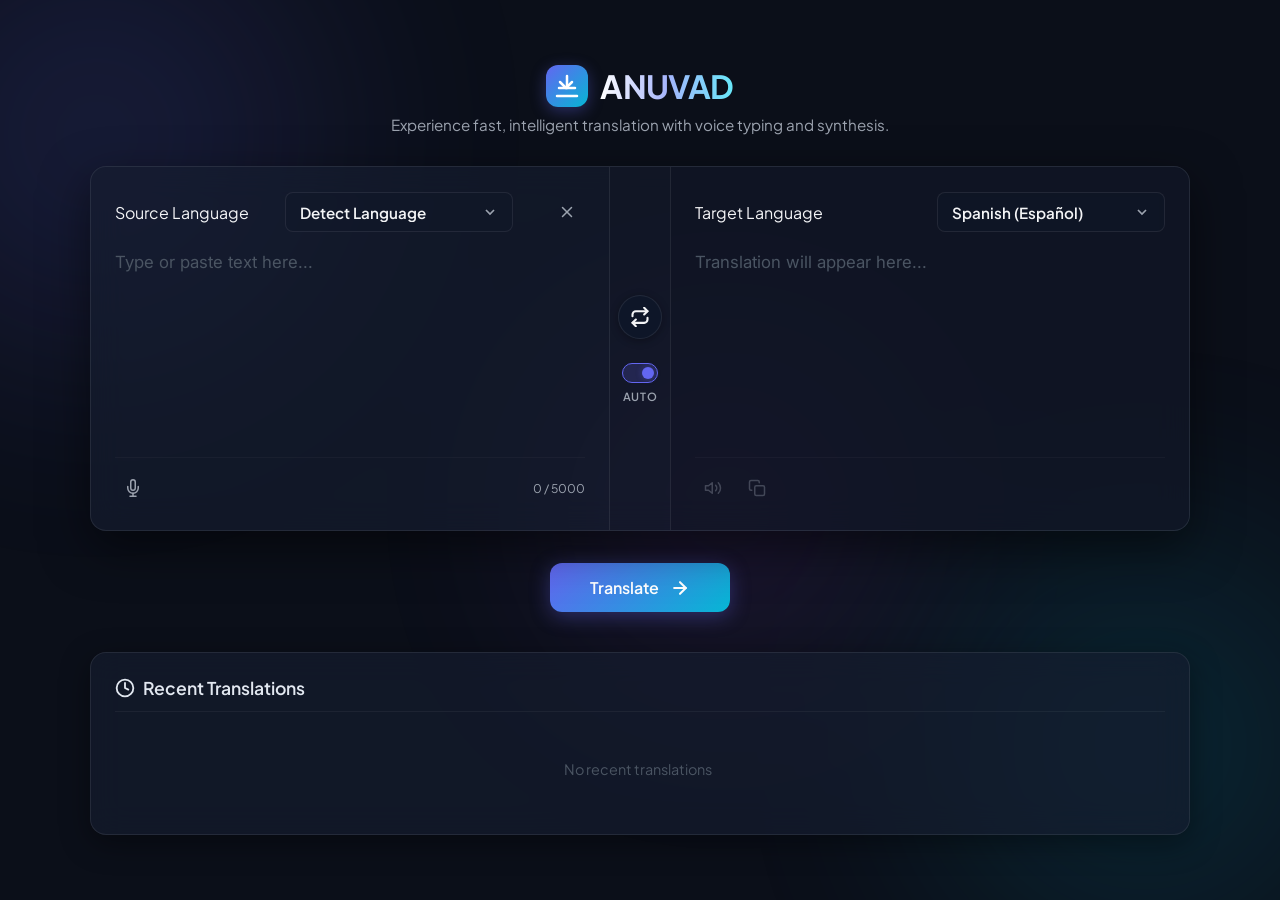
<file: codealpha_1ANUVAD(language)/index.html>
<!DOCTYPE html>
<html lang="en">
<head>
    <meta charset="UTF-8">
    <meta name="viewport" content="width=device-width, initial-scale=1.0">
    <title>Antigravity Translate - Premium Translation Tool</title>
    <!-- Google Fonts -->
    <link rel="preconnect" href="https://fonts.googleapis.com">
    <link rel="preconnect" href="https://fonts.gstatic.com" crossorigin>
    <link href="https://fonts.googleapis.com/css2?family=Plus+Jakarta+Sans:wght@400;500;600;700&family=Inter:wght@400;500&display=swap" rel="stylesheet">
    <link rel="stylesheet" href="style.css">
</head>
<body>
    <div class="background-decor">
        <div class="glow glow-1"></div>
        <div class="glow glow-2"></div>
        <div class="glow glow-3"></div>
    </div>

    <div class="app-container">
        <!-- Header -->
        <header class="app-header">
            <div class="logo-area">
                <div class="logo-icon">
                    <svg viewBox="0 0 24 24" width="24" height="24" stroke="currentColor" stroke-width="2.5" fill="none" stroke-linecap="round" stroke-linejoin="round">
                        <path d="M5 8l6 6 6-6" />
                        <path d="M4 14h16" />
                        <path d="M2 22h20" />
                        <path d="M12 2v12" />
                    </svg>
                </div>
                <h1>ANUVAD</h1>
            </div>
            <p class="subtitle">Experience fast, intelligent translation with voice typing and synthesis.</p>
        </header>

        <!-- Main Translator Area -->
        <main class="translator-card">
            <!-- Source Card -->
            <div class="editor-section source-section">
                <div class="section-header">
                    <label for="source-lang" class="sr-only">Source Language</label>
                    <div class="select-wrapper">
                        <select id="source-lang" aria-label="Select Source Language">
                            <option value="auto" selected>Detect Language</option>
                            <!-- Global Languages -->
                            <option value="en">English</option>
                            <option value="es">Spanish (Español)</option>
                            <option value="fr">French (Français)</option>
                            <option value="de">German (Deutsch)</option>
                            <option value="it">Italian (Italiano)</option>
                            <option value="pt">Portuguese (Português)</option>
                            <option value="ru">Russian (Русский)</option>
                            <option value="zh-CN">Chinese (中文 - 简体)</option>
                            <option value="ja">Japanese (日本語)</option>
                            <option value="ko">Korean (한국어)</option>
                            <option value="ar">Arabic (العربية)</option>
                            <option value="tr">Turkish (Türkçe)</option>
                            <option value="nl">Dutch (Nederlands)</option>
                            <option value="pl">Polish (Polski)</option>
                            <option value="vi">Vietnamese (Tiếng Việt)</option>
                            <!-- Indian Languages -->
                            <option value="as">Assamese (অসমীয়া)</option>
                            <option value="bn">Bengali (বাংলা)</option>
                            <option value="brx">Bodo (बर')</option>
                            <option value="doi">Dogri (डोगरी)</option>
                            <option value="gu">Gujarati (ગુજરાતી)</option>
                            <option value="hi">Hindi (हिन्दी)</option>
                            <option value="kn">Kannada (ಕನ್ನಡ)</option>
                            <option value="ks">Kashmiri (कॉशुर)</option>
                            <option value="kok">Konkani (कोंकणी)</option>
                            <option value="mai">Maithili (मैथिली)</option>
                            <option value="ml">Malayalam (മലയാളം)</option>
                            <option value="mni-Mtei">Manipuri (মৈতৈলোন্)</option>
                            <option value="mr">Marathi (मराठी)</option>
                            <option value="ne">Nepali (नेपाली)</option>
                            <option value="or">Odia (ଓଡ଼ିଆ)</option>
                            <option value="pa">Punjabi (ਪੰਜਾਬੀ)</option>
                            <option value="sa">Sanskrit (संस्कृतम्)</option>
                            <option value="sat">Santali (संताली)</option>
                            <option value="sd">Sindhi (सिंधी)</option>
                            <option value="ta">Tamil (தமிழ்)</option>
                            <option value="te">Telugu (తెలుగు)</option>
                            <option value="ur">Urdu (اُردُو)</option>
                        </select>
                        <span class="select-arrow">
                            <svg viewBox="0 0 24 24" width="16" height="16" stroke="currentColor" stroke-width="2.5" fill="none">
                                <polyline points="6 9 12 15 18 9"></polyline>
                            </svg>
                        </span>
                    </div>
                    
                    <button id="clear-btn" class="icon-btn tooltip" data-tooltip="Clear text" aria-label="Clear source text">
                        <svg viewBox="0 0 24 24" width="18" height="18" stroke="currentColor" stroke-width="2" fill="none" stroke-linecap="round" stroke-linejoin="round">
                            <line x1="18" y1="6" x2="6" y2="18"></line>
                            <line x1="6" y1="6" x2="18" y2="18"></line>
                        </svg>
                    </button>
                </div>

                <div class="textarea-container">
                    <textarea id="source-text" placeholder="Type or paste text here..." maxlength="5000" aria-label="Source text to translate"></textarea>
                    <div class="detected-badge" id="detected-badge" style="display: none;"></div>
                </div>

                <div class="section-footer">
                    <div class="footer-left">
                        <button id="voice-input-btn" class="icon-btn speech-btn tooltip" data-tooltip="Voice typing" aria-label="Start voice input">
                            <svg class="mic-icon" viewBox="0 0 24 24" width="18" height="18" stroke="currentColor" stroke-width="2" fill="none" stroke-linecap="round" stroke-linejoin="round">
                                <path d="M12 1a3 3 0 0 0-3 3v8a3 3 0 0 0 6 0V4a3 3 0 0 0-3-3z"></path>
                                <path d="M19 10v2a7 7 0 0 1-14 0v-2"></path>
                                <line x1="12" y1="19" x2="12" y2="23"></line>
                                <line x1="8" y1="23" x2="16" y2="23"></line>
                            </svg>
                            <span class="pulse-ring"></span>
                        </button>
                    </div>
                    <div class="char-counter"><span id="char-count">0</span> / 5000</div>
                </div>
            </div>

            <!-- Mid Controls -->
            <div class="middle-controls">
                <button id="swap-btn" class="swap-button tooltip" data-tooltip="Swap languages" aria-label="Swap source and target languages">
                    <svg viewBox="0 0 24 24" width="20" height="20" stroke="currentColor" stroke-width="2.5" fill="none" stroke-linecap="round" stroke-linejoin="round">
                        <polyline points="17 1 21 5 17 9"></polyline>
                        <path d="M3 11V9a4 4 0 0 1 4-4h14"></path>
                        <polyline points="7 23 3 19 7 15"></polyline>
                        <path d="M21 13v2a4 4 0 0 1-4 4H3"></path>
                    </svg>
                </button>
                
                <div class="auto-translate-toggle">
                    <label class="switch-container">
                        <input type="checkbox" id="auto-translate" checked>
                        <span class="slider"></span>
                    </label>
                    <span class="toggle-label">Auto</span>
                </div>
            </div>

            <!-- Target Card -->
            <div class="editor-section target-section">
                <div class="section-header">
                    <label for="target-lang" class="sr-only">Target Language</label>
                    <div class="select-wrapper">
                        <select id="target-lang" aria-label="Select Target Language">
                            <!-- Global Languages -->
                            <option value="en">English</option>
                            <option value="es" selected>Spanish (Español)</option>
                            <option value="fr">French (Français)</option>
                            <option value="de">German (Deutsch)</option>
                            <option value="it">Italian (Italiano)</option>
                            <option value="pt">Portuguese (Português)</option>
                            <option value="ru">Russian (Русский)</option>
                            <option value="zh-CN">Chinese (中文 - 简体)</option>
                            <option value="ja">Japanese (日本語)</option>
                            <option value="ko">Korean (한국어)</option>
                            <option value="ar">Arabic (العربية)</option>
                            <option value="tr">Turkish (Türkçe)</option>
                            <option value="nl">Dutch (Nederlands)</option>
                            <option value="pl">Polish (Polski)</option>
                            <option value="vi">Vietnamese (Tiếng Việt)</option>
                            <!-- Indian Languages -->
                            <option value="as">Assamese (অসমীয়া)</option>
                            <option value="bn">Bengali (বাংলা)</option>
                            <option value="brx">Bodo (बर')</option>
                            <option value="doi">Dogri (डोगरी)</option>
                            <option value="gu">Gujarati (ગુજરાતી)</option>
                            <option value="hi">Hindi (हिन्दी)</option>
                            <option value="kn">Kannada (ಕನ್ನಡ)</option>
                            <option value="ks">Kashmiri (कॉशुर)</option>
                            <option value="kok">Konkani (कोंकणी)</option>
                            <option value="mai">Maithili (मैथिली)</option>
                            <option value="ml">Malayalam (മലയാളം)</option>
                            <option value="mni-Mtei">Manipuri (মৈতৈলোন্)</option>
                            <option value="mr">Marathi (मराठी)</option>
                            <option value="ne">Nepali (नेपाली)</option>
                            <option value="or">Odia (ଓଡ଼ିଆ)</option>
                            <option value="pa">Punjabi (ਪੰਜਾਬੀ)</option>
                            <option value="sa">Sanskrit (संस्कृतम्)</option>
                            <option value="sat">Santali (संताली)</option>
                            <option value="sd">Sindhi (सिंधी)</option>
                            <option value="ta">Tamil (தமிழ்)</option>
                            <option value="te">Telugu (తెలుగు)</option>
                            <option value="ur">Urdu (اُردُو)</option>
                        </select>
                        <span class="select-arrow">
                            <svg viewBox="0 0 24 24" width="16" height="16" stroke="currentColor" stroke-width="2.5" fill="none">
                                <polyline points="6 9 12 15 18 9"></polyline>
                            </svg>
                        </span>
                    </div>
                </div>

                <div class="textarea-container">
                    <div class="translation-loader" id="loader">
                        <div class="spinner"></div>
                    </div>
                    <div id="target-text" class="target-display placeholder-text" tabindex="0" aria-label="Translated output">Translation will appear here...</div>
                </div>

                <div class="section-footer">
                    <div class="footer-left">
                        <button id="tts-btn" class="icon-btn tooltip" data-tooltip="Listen" aria-label="Listen to translation" disabled>
                            <svg viewBox="0 0 24 24" width="18" height="18" stroke="currentColor" stroke-width="2" fill="none" stroke-linecap="round" stroke-linejoin="round">
                                <polygon points="11 5 6 9 2 9 2 15 6 15 11 19 11 5"></polygon>
                                <path d="M19.07 4.93a10 10 0 0 1 0 14.14M15.54 8.46a5 5 0 0 1 0 7.07"></path>
                            </svg>
                        </button>
                        <button id="copy-btn" class="icon-btn tooltip" data-tooltip="Copy" aria-label="Copy translated text" disabled>
                            <svg viewBox="0 0 24 24" width="18" height="18" stroke="currentColor" stroke-width="2" fill="none" stroke-linecap="round" stroke-linejoin="round">
                                <rect x="9" y="9" width="13" height="13" rx="2" ry="2"></rect>
                                <path d="M5 15H4a2 2 0 0 1-2-2V4a2 2 0 0 1 2-2h9a2 2 0 0 1 2 2v1"></path>
                            </svg>
                        </button>
                    </div>
                </div>
            </div>
        </main>

        <!-- Manual Translate Button (Sticky / Bottom Panel) -->
        <div class="action-panel">
            <button id="translate-btn" class="primary-btn">
                <span>Translate</span>
                <svg viewBox="0 0 24 24" width="20" height="20" stroke="currentColor" stroke-width="2.5" fill="none" stroke-linecap="round" stroke-linejoin="round">
                    <line x1="5" y1="12" x2="19" y2="12"></line>
                    <polyline points="12 5 19 12 12 19"></polyline>
                </svg>
            </button>
        </div>

        <!-- History Panel -->
        <section class="history-section card-glass">
            <div class="history-header">
                <h2>
                    <svg viewBox="0 0 24 24" width="20" height="20" stroke="currentColor" stroke-width="2.2" fill="none" stroke-linecap="round" stroke-linejoin="round">
                        <circle cx="12" cy="12" r="10"></circle>
                        <polyline points="12 6 12 12 16 14"></polyline>
                    </svg>
                    Recent Translations
                </h2>
                <button id="clear-history-btn" class="text-btn" aria-label="Clear all translation history">Clear All</button>
            </div>
            <div class="history-list-wrapper">
                <ul id="history-list" class="history-list">
                    <!-- History items will be inserted here dynamically -->
                    <li class="history-empty">No recent translations</li>
                </ul>
            </div>
        </section>
    </div>

    <!-- Toast Notification -->
    <div id="toast" class="toast" role="alert" aria-live="assertive" aria-atomic="true">
        <span class="toast-icon" id="toast-icon"></span>
        <span id="toast-message" class="toast-message"></span>
    </div>

    <script src="app.js"></script>
</body>
</html>
</file>
<file: codealpha_1ANUVAD(language)/style.css>
:root {
    --bg-primary: #0b0f19;
    --bg-secondary: #131b2e;
    --card-bg: rgba(22, 30, 49, 0.65);
    --border-color: rgba(255, 255, 255, 0.08);
    --border-hover: rgba(255, 255, 255, 0.15);
    
    --text-main: #f3f4f6;
    --text-muted: #9ca3af;
    --text-placeholder: #4b5563;
    
    --primary-color: #6366f1;
    --primary-hover: #4f46e5;
    --primary-glow: rgba(99, 102, 241, 0.35);
    
    --secondary-color: #06b6d4;
    --secondary-hover: #0891b2;
    --secondary-glow: rgba(6, 182, 212, 0.35);
    
    --accent-red: #ef4444;
    
    --font-ui: 'Plus Jakarta Sans', system-ui, -apple-system, sans-serif;
    --font-text: 'Inter', system-ui, -apple-system, sans-serif;
    
    --shadow-sm: 0 2px 8px rgba(0, 0, 0, 0.3);
    --shadow-md: 0 8px 30px rgba(0, 0, 0, 0.4);
    --shadow-lg: 0 16px 48px rgba(0, 0, 0, 0.5);
    
    --border-radius-lg: 16px;
    --border-radius-md: 12px;
    --border-radius-sm: 8px;
    --transition-fast: 0.15s ease;
    --transition-normal: 0.25s cubic-bezier(0.4, 0, 0.2, 1);
}

/* Base Styles */
* {
    box-sizing: border-box;
    margin: 0;
    padding: 0;
}

body {
    background-color: var(--bg-primary);
    color: var(--text-main);
    font-family: var(--font-ui);
    min-height: 100vh;
    display: flex;
    justify-content: center;
    align-items: center;
    overflow-x: hidden;
    padding: 2rem 1rem;
    position: relative;
}

/* Background Decorative Elements */
.background-decor {
    position: fixed;
    top: 0;
    left: 0;
    width: 100%;
    height: 100%;
    z-index: -1;
    overflow: hidden;
    pointer-events: none;
}

.glow {
    position: absolute;
    border-radius: 50%;
    filter: blur(120px);
    opacity: 0.15;
    animation: floatGlow 15s infinite alternate ease-in-out;
}

.glow-1 {
    width: 450px;
    height: 450px;
    background: var(--primary-color);
    top: -10%;
    left: -10%;
}

.glow-2 {
    width: 400px;
    height: 400px;
    background: var(--secondary-color);
    bottom: -5%;
    right: -5%;
    animation-delay: -5s;
}

.glow-3 {
    width: 300px;
    height: 300px;
    background: #a855f7;
    top: 40%;
    left: 45%;
    animation-delay: -10s;
}

@keyframes floatGlow {
    0% {
        transform: translate(0, 0) scale(1);
    }
    100% {
        transform: translate(50px, 50px) scale(1.1);
    }
}

/* Main Container */
.app-container {
    width: 100%;
    max-width: 1100px;
    z-index: 1;
    display: flex;
    flex-direction: column;
    gap: 1.5rem;
}

/* Header */
.app-header {
    text-align: center;
    margin-bottom: 0.5rem;
}

.logo-area {
    display: inline-flex;
    align-items: center;
    gap: 0.75rem;
    margin-bottom: 0.5rem;
}

.logo-icon {
    background: linear-gradient(135deg, var(--primary-color), var(--secondary-color));
    color: #fff;
    width: 42px;
    height: 42px;
    border-radius: var(--border-radius-md);
    display: flex;
    align-items: center;
    justify-content: center;
    box-shadow: 0 4px 15px var(--primary-glow);
}

.app-header h1 {
    font-size: 2rem;
    font-weight: 700;
    letter-spacing: -0.025em;
    background: linear-gradient(to right, #ffffff, #a5b4fc, #67e8f9);
    -webkit-background-clip: text;
    -webkit-text-fill-color: transparent;
}

.subtitle {
    font-size: 0.95rem;
    color: var(--text-muted);
    font-weight: 400;
}

/* Card layout */
.translator-card {
    background: var(--card-bg);
    border: 1px solid var(--border-color);
    border-radius: var(--border-radius-lg);
    box-shadow: var(--shadow-lg);
    backdrop-filter: blur(16px);
    -webkit-backdrop-filter: blur(16px);
    display: grid;
    grid-template-columns: 1fr 60px 1fr;
    overflow: hidden;
    position: relative;
}

.editor-section {
    padding: 1.5rem;
    display: flex;
    flex-direction: column;
    min-height: 320px;
}

.source-section {
    border-right: 1px solid var(--border-color);
}

.target-section {
    border-left: 1px solid var(--border-color);
    background: rgba(10, 15, 26, 0.25);
}

/* Section Header (Controls) */
.section-header {
    display: flex;
    align-items: center;
    justify-content: space-between;
    margin-bottom: 1rem;
    height: 42px;
}

/* Select wrapper styling */
.select-wrapper {
    position: relative;
    display: flex;
    align-items: center;
    background: rgba(15, 23, 42, 0.4);
    border: 1px solid var(--border-color);
    border-radius: var(--border-radius-sm);
    padding: 0 2.25rem 0 0.85rem;
    height: 40px;
    transition: all var(--transition-fast);
}

.select-wrapper:hover, .select-wrapper:focus-within {
    border-color: var(--border-hover);
    background: rgba(15, 23, 42, 0.6);
}

.select-wrapper select {
    appearance: none;
    -webkit-appearance: none;
    background: transparent;
    border: none;
    color: var(--text-main);
    font-family: var(--font-ui);
    font-size: 0.95rem;
    font-weight: 600;
    cursor: pointer;
    width: 100%;
    outline: none;
}

.select-wrapper select option {
    background-color: var(--bg-secondary);
    color: var(--text-main);
}

.select-arrow {
    position: absolute;
    right: 0.85rem;
    color: var(--text-muted);
    pointer-events: none;
    display: flex;
    align-items: center;
}

/* Middle controller (Swap and Auto toggle) */
.middle-controls {
    display: flex;
    flex-direction: column;
    align-items: center;
    justify-content: center;
    gap: 1.5rem;
    padding: 1rem 0;
    background: rgba(10, 15, 26, 0.1);
    z-index: 2;
}

.swap-button {
    background: rgba(15, 23, 42, 0.65);
    border: 1px solid var(--border-color);
    color: var(--text-main);
    width: 44px;
    height: 44px;
    border-radius: 50%;
    display: flex;
    align-items: center;
    justify-content: center;
    cursor: pointer;
    transition: all var(--transition-normal);
    box-shadow: var(--shadow-sm);
}

.swap-button:hover {
    border-color: var(--primary-color);
    color: var(--primary-color);
    background: rgba(99, 102, 241, 0.15);
    transform: rotate(180deg);
}

.swap-button:active {
    transform: rotate(180deg) scale(0.92);
}

/* Text Inputs */
.textarea-container {
    position: relative;
    flex-grow: 1;
    display: flex;
    flex-direction: column;
    margin-bottom: 0.5rem;
}

.textarea-container textarea {
    width: 100%;
    height: 100%;
    min-height: 200px;
    background: transparent;
    border: none;
    outline: none;
    color: var(--text-main);
    font-family: var(--font-text);
    font-size: 1.05rem;
    line-height: 1.6;
    resize: none;
}

.textarea-container textarea::placeholder {
    color: var(--text-placeholder);
}

/* Target Display Area */
.target-display {
    width: 100%;
    height: 100%;
    min-height: 200px;
    font-family: var(--font-text);
    font-size: 1.05rem;
    line-height: 1.6;
    color: var(--text-main);
    overflow-y: auto;
    white-space: pre-wrap;
    word-break: break-word;
    outline: none;
}

.target-display.placeholder-text {
    color: var(--text-placeholder);
    user-select: none;
}

/* Detected Badge */
.detected-badge {
    position: absolute;
    bottom: 0;
    left: 0;
    background: rgba(99, 102, 241, 0.15);
    color: #a5b4fc;
    border: 1px solid rgba(99, 102, 241, 0.25);
    padding: 0.25rem 0.5rem;
    border-radius: 4px;
    font-size: 0.75rem;
    font-weight: 500;
    pointer-events: none;
}

/* Section Footer */
.section-footer {
    display: flex;
    align-items: center;
    justify-content: space-between;
    margin-top: auto;
    padding-top: 0.75rem;
    border-top: 1px solid rgba(255, 255, 255, 0.03);
}

.footer-left {
    display: flex;
    gap: 0.5rem;
}

.char-counter {
    font-size: 0.75rem;
    color: var(--text-muted);
}

/* Icons and Buttons */
.icon-btn {
    background: transparent;
    border: none;
    color: var(--text-muted);
    width: 36px;
    height: 36px;
    border-radius: var(--border-radius-sm);
    display: flex;
    align-items: center;
    justify-content: center;
    cursor: pointer;
    transition: all var(--transition-fast);
    position: relative;
}

.icon-btn:hover:not(:disabled) {
    color: var(--text-main);
    background: rgba(255, 255, 255, 0.05);
}

.icon-btn:active:not(:disabled) {
    transform: scale(0.95);
}

.icon-btn:disabled {
    opacity: 0.35;
    cursor: not-allowed;
}

/* Speech Mic Button Special Glowing Pulse */
.speech-btn.active {
    background: rgba(239, 68, 68, 0.15) !important;
    color: var(--accent-red) !important;
}

.speech-btn .pulse-ring {
    display: none;
    position: absolute;
    width: 100%;
    height: 100%;
    border-radius: var(--border-radius-sm);
    border: 2px solid var(--accent-red);
    animation: micPulse 1.5s infinite;
}

.speech-btn.active .pulse-ring {
    display: block;
}

@keyframes micPulse {
    0% {
        transform: scale(1);
        opacity: 0.8;
    }
    100% {
        transform: scale(1.4);
        opacity: 0;
    }
}

/* Auto Translate Switch Toggle */
.auto-translate-toggle {
    display: flex;
    flex-direction: column;
    align-items: center;
    gap: 0.35rem;
}

.toggle-label {
    font-size: 0.7rem;
    font-weight: 600;
    color: var(--text-muted);
    text-transform: uppercase;
    letter-spacing: 0.05em;
}

.switch-container {
    position: relative;
    display: inline-block;
    width: 36px;
    height: 20px;
}

.switch-container input {
    opacity: 0;
    width: 0;
    height: 0;
}

.slider {
    position: absolute;
    cursor: pointer;
    top: 0;
    left: 0;
    right: 0;
    bottom: 0;
    background-color: rgba(255, 255, 255, 0.1);
    border: 1px solid var(--border-color);
    transition: .3s;
    border-radius: 20px;
}

.slider:before {
    position: absolute;
    content: "";
    height: 12px;
    width: 12px;
    left: 3px;
    bottom: 3px;
    background-color: var(--text-muted);
    transition: .3s;
    border-radius: 50%;
}

.switch-container input:checked + .slider {
    background-color: rgba(99, 102, 241, 0.2);
    border-color: var(--primary-color);
}

.switch-container input:checked + .slider:before {
    transform: translateX(16px);
    background-color: var(--primary-color);
    box-shadow: 0 0 6px var(--primary-glow);
}

/* Loader Shimmer & Spinner */
.translation-loader {
    position: absolute;
    top: 0;
    left: 0;
    width: 100%;
    height: 100%;
    background: rgba(11, 15, 25, 0.4);
    backdrop-filter: blur(4px);
    display: none;
    align-items: center;
    justify-content: center;
    border-radius: var(--border-radius-sm);
    z-index: 5;
}

.spinner {
    width: 32px;
    height: 32px;
    border: 3px solid rgba(6, 182, 212, 0.15);
    border-top: 3px solid var(--secondary-color);
    border-radius: 50%;
    animation: spin 0.8s linear infinite;
    box-shadow: 0 0 10px rgba(6, 182, 212, 0.2);
}

@keyframes spin {
    0% { transform: rotate(0deg); }
    100% { transform: rotate(360deg); }
}

/* Sticky / Bottom Manual Translate Button Panel */
.action-panel {
    display: flex;
    justify-content: center;
    margin-top: 0.5rem;
}

.primary-btn {
    background: linear-gradient(135deg, var(--primary-color), var(--secondary-color));
    color: #fff;
    border: none;
    border-radius: var(--border-radius-md);
    padding: 0.85rem 2.5rem;
    font-family: var(--font-ui);
    font-size: 1rem;
    font-weight: 600;
    cursor: pointer;
    display: inline-flex;
    align-items: center;
    gap: 0.65rem;
    box-shadow: 0 4px 20px var(--primary-glow);
    transition: all var(--transition-normal);
}

.primary-btn:hover {
    transform: translateY(-2px);
    box-shadow: 0 6px 24px var(--primary-glow), 0 0 15px rgba(6, 182, 212, 0.4);
}

.primary-btn:active {
    transform: translateY(0);
}

.primary-btn svg {
    transition: transform var(--transition-fast);
}

.primary-btn:hover svg {
    transform: translateX(3px);
}

/* History Card */
.history-section {
    margin-top: 1rem;
    padding: 1.5rem;
}

.card-glass {
    background: var(--card-bg);
    border: 1px solid var(--border-color);
    border-radius: var(--border-radius-lg);
    box-shadow: var(--shadow-md);
    backdrop-filter: blur(16px);
    -webkit-backdrop-filter: blur(16px);
}

.history-header {
    display: flex;
    align-items: center;
    justify-content: space-between;
    margin-bottom: 1rem;
    border-bottom: 1px solid rgba(255, 255, 255, 0.05);
    padding-bottom: 0.75rem;
}

.history-header h2 {
    font-size: 1.1rem;
    font-weight: 600;
    display: flex;
    align-items: center;
    gap: 0.5rem;
    color: #e2e8f0;
}

.text-btn {
    background: transparent;
    border: none;
    color: var(--text-muted);
    font-family: var(--font-ui);
    font-size: 0.85rem;
    font-weight: 500;
    cursor: pointer;
    transition: color var(--transition-fast);
}

.text-btn:hover {
    color: var(--accent-red);
}

.history-list-wrapper {
    max-height: 250px;
    overflow-y: auto;
    padding-right: 0.25rem;
}

.history-list {
    list-style: none;
    display: flex;
    flex-direction: column;
    gap: 0.75rem;
}

.history-item {
    background: rgba(15, 23, 42, 0.3);
    border: 1px solid var(--border-color);
    border-radius: var(--border-radius-md);
    padding: 1rem;
    display: grid;
    grid-template-columns: 1fr auto 1fr auto;
    align-items: center;
    gap: 1.5rem;
    cursor: pointer;
    transition: all var(--transition-fast);
}

.history-item:hover {
    border-color: var(--border-hover);
    background: rgba(15, 23, 42, 0.55);
    transform: translateY(-1px);
}

.history-text {
    font-family: var(--font-text);
    font-size: 0.9rem;
    white-space: nowrap;
    overflow: hidden;
    text-overflow: ellipsis;
}

.history-source {
    color: var(--text-main);
}

.history-target {
    color: #a5b4fc;
}

.history-arrow {
    color: var(--text-muted);
    display: flex;
    align-items: center;
}

.history-lang-badge {
    background: rgba(255, 255, 255, 0.05);
    border: 1px solid var(--border-color);
    color: var(--text-muted);
    font-size: 0.7rem;
    padding: 0.15rem 0.4rem;
    border-radius: 4px;
    text-transform: uppercase;
    font-weight: 700;
    letter-spacing: 0.05em;
    margin-right: 0.4rem;
}

.history-delete-btn {
    background: transparent;
    border: none;
    color: var(--text-muted);
    width: 28px;
    height: 28px;
    border-radius: var(--border-radius-sm);
    display: flex;
    align-items: center;
    justify-content: center;
    cursor: pointer;
    transition: all var(--transition-fast);
}

.history-delete-btn:hover {
    color: var(--accent-red);
    background: rgba(239, 68, 68, 0.1);
}

.history-empty {
    text-align: center;
    padding: 2rem 0;
    color: var(--text-placeholder);
    font-size: 0.9rem;
}

/* Custom Scrollbar */
::-webkit-scrollbar {
    width: 6px;
    height: 6px;
}

::-webkit-scrollbar-track {
    background: transparent;
}

::-webkit-scrollbar-thumb {
    background: rgba(255, 255, 255, 0.1);
    border-radius: 10px;
}

::-webkit-scrollbar-thumb:hover {
    background: rgba(255, 255, 255, 0.2);
}

/* Toast Messages */
.toast {
    position: fixed;
    bottom: 2rem;
    left: 50%;
    transform: translate(-50%, 40px);
    background: rgba(20, 27, 46, 0.95);
    border: 1px solid var(--border-hover);
    box-shadow: var(--shadow-lg);
    border-radius: var(--border-radius-md);
    padding: 0.75rem 1.5rem;
    display: flex;
    align-items: center;
    gap: 0.5rem;
    z-index: 100;
    opacity: 0;
    pointer-events: none;
    transition: all 0.3s cubic-bezier(0.175, 0.885, 0.32, 1.15);
    backdrop-filter: blur(10px);
}

.toast.show {
    opacity: 1;
    transform: translate(-50%, 0);
    pointer-events: auto;
}

.toast-message {
    font-size: 0.9rem;
    font-weight: 500;
}

.toast-icon {
    display: flex;
    align-items: center;
    color: var(--secondary-color);
}

/* Tooltips */
.tooltip {
    position: relative;
}

.tooltip::after {
    content: attr(data-tooltip);
    position: absolute;
    bottom: 110%;
    left: 50%;
    transform: translateX(-50%) translateY(4px);
    background: rgba(15, 23, 42, 0.95);
    border: 1px solid rgba(255, 255, 255, 0.08);
    color: var(--text-main);
    padding: 0.35rem 0.65rem;
    font-size: 0.75rem;
    font-weight: 500;
    border-radius: 4px;
    white-space: nowrap;
    opacity: 0;
    pointer-events: none;
    transition: all var(--transition-fast);
    box-shadow: var(--shadow-sm);
    z-index: 10;
}

.tooltip:hover::after {
    opacity: 1;
    transform: translateX(-50%) translateY(0);
}

/* Responsive Layout styling */
@media (max-width: 850px) {
    body {
        padding: 1rem 0.5rem;
    }
    
    .translator-card {
        grid-template-columns: 1fr;
    }
    
    .source-section {
        border-right: none;
        border-bottom: 1px solid var(--border-color);
    }
    
    .target-section {
        border-left: none;
        border-top: 1px solid var(--border-color);
    }
    
    .middle-controls {
        flex-direction: row;
        justify-content: space-between;
        padding: 0.75rem 1.5rem;
        background: rgba(10, 15, 26, 0.3);
    }
    
    .swap-button {
        width: 38px;
        height: 38px;
    }
    
    .swap-button:hover {
        transform: rotate(180deg);
    }
    
    .auto-translate-toggle {
        flex-direction: row;
        gap: 0.5rem;
    }
    
    .history-item {
        grid-template-columns: 1fr;
        gap: 0.5rem;
    }
    
    .history-delete-btn {
        grid-row: 1;
        grid-column: 1;
        justify-self: end;
    }
    
    .history-arrow {
        transform: rotate(90deg);
        justify-content: center;
        margin: 0.15rem 0;
    }
}
</file>
